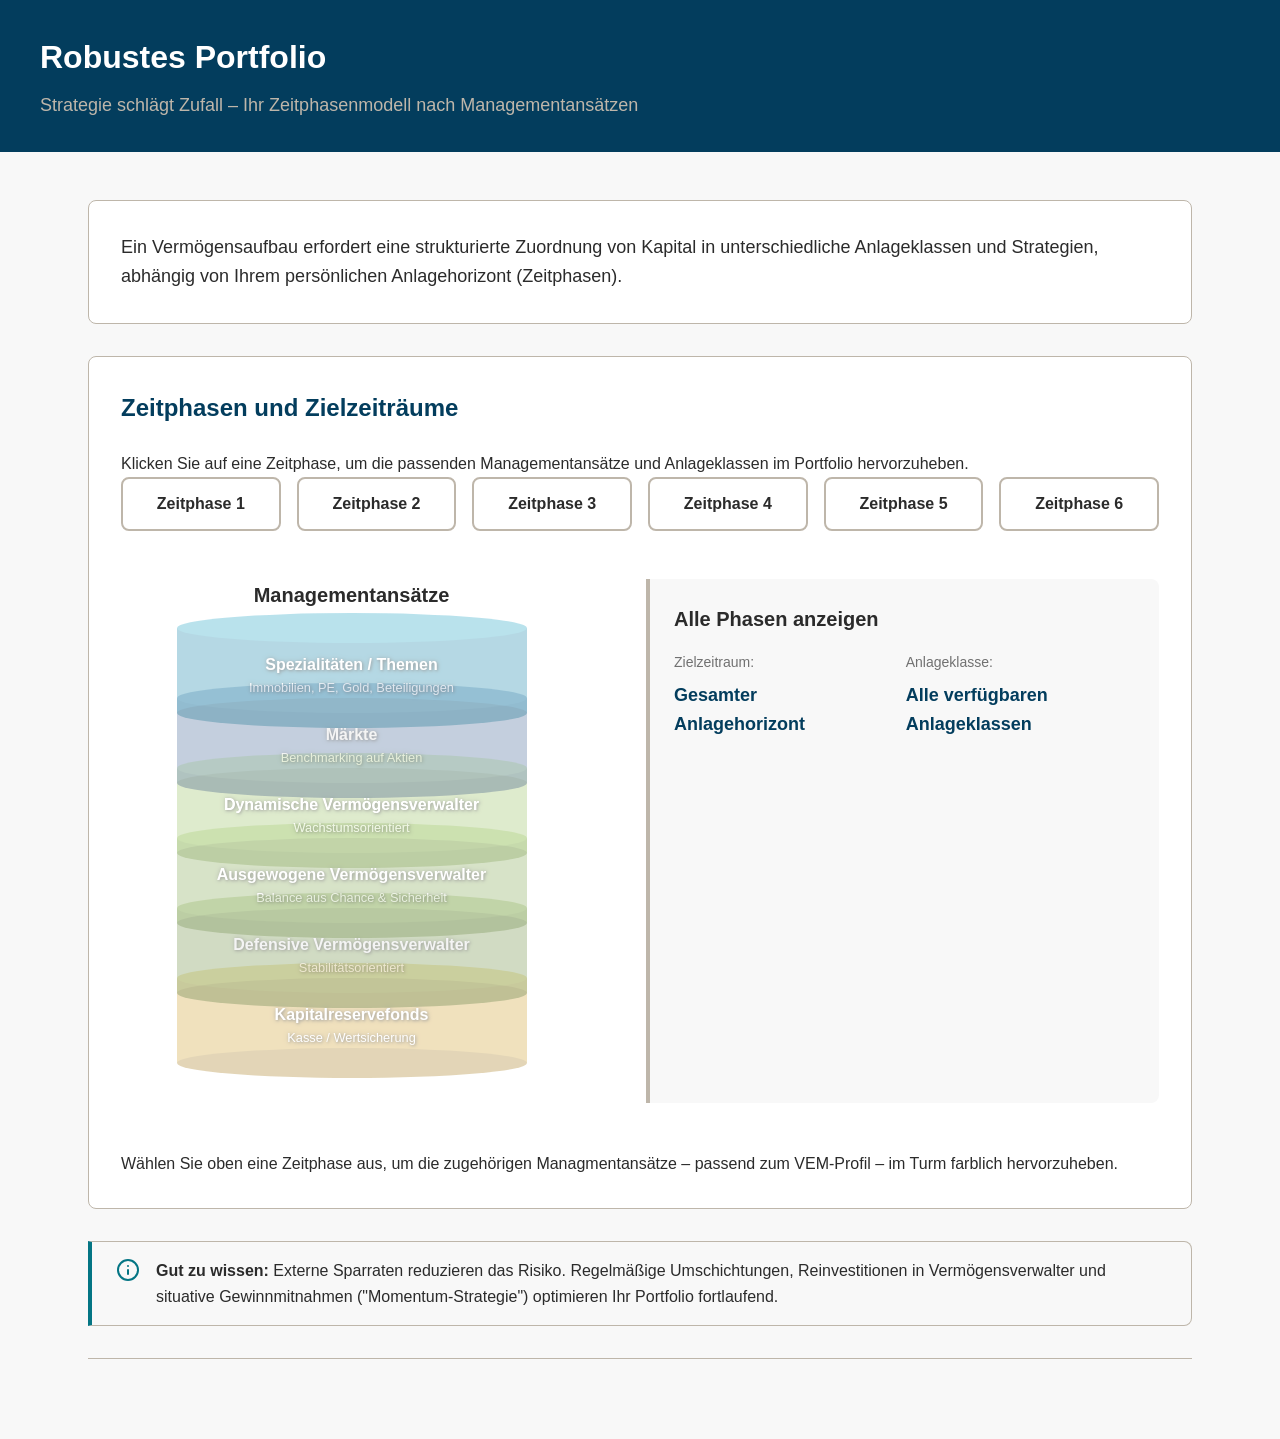
<file: index.html>
<!DOCTYPE html>
<html lang="de">

<head>
    <meta charset="UTF-8">
    <meta name="viewport" content="width=device-width, initial-scale=1.0">
    <title>Portfolio Zeitphasen V2</title>
    <link href="https://fonts.googleapis.com/css2?family=Roboto:wght@300;400;500;700&display=swap" rel="stylesheet">
    <link rel="stylesheet" href="styles.css">
</head>

<body>
    <header class="mlp-header">
        <div class="header-container">
            <h1>Robustes Portfolio</h1>
            <p class="subtitle">Strategie schlägt Zufall – Ihr Zeitphasenmodell nach Managementansätzen</p>
        </div>
    </header>

    <main class="content-container">

        <section class="intro-section">
            <p class="intro-text">
                Ein Vermögensaufbau erfordert eine strukturierte Zuordnung von Kapital in unterschiedliche Anlageklassen
                und Strategien,
                abhängig von Ihrem persönlichen Anlagehorizont (Zeitphasen).
            </p>
        </section>

        <!-- The Interactive Matrix -->
        <section class="portfolio-matrix">
            <div class="matrix-header">
                <h2>Zeitphasen und Zielzeiträume</h2>
                <p>Klicken Sie auf eine Zeitphase, um die passenden Managementansätze und Anlageklassen im Portfolio
                    hervorzuheben.</p>
            </div>

            <!-- Timeline Navigation -->
            <div class="timeline-nav" id="timeline-container">
                <!-- Javascript will populate timeline buttons -->
            </div>

            <!-- Interactive Row: Tower & Detail Card -->
            <div class="phase-interaction-area flex-columns">

                <div class="tower-wrapper">
                    <h3>Managementansätze</h3>
                    <!-- V2: The management approaches tower -->
                    <div class="management-tower" id="tower-container">
                        <!-- Layer DOM elements will be injected via JS -->
                    </div>
                </div>

                <!-- Detailed Phase Info -->
                <div class="phase-detail-card" id="phase-detail-card">
                    <div class="phase-header">
                        <h3 id="detail-phase-name">Alle Phasen anzeigen</h3>
                    </div>
                    <div class="phase-content">
                        <div class="detail-group">
                            <span class="detail-label">Zielzeitraum:</span>
                            <span class="detail-value" id="detail-duration">Gesamter Anlagehorizont</span>
                        </div>
                        <div class="detail-group">
                            <span class="detail-label">Anlageklasse:</span>
                            <span class="detail-value" id="detail-asset-class">Alle verfügbaren Anlageklassen</span>
                        </div>
                    </div>
                </div>
            </div>

            <!-- Optional additional info below the tower -->
            <div class="portfolio-blocks">
                <p class="hinweis-text">Wählen Sie oben eine Zeitphase aus, um die zugehörigen Managmentansätze –
                    passend zum VEM-Profil – im Turm farblich hervorzuheben.</p>
            </div>

        </section>

        <section class="strategy-banner info-banner">
            <div class="banner-icon">
                <svg xmlns="http://www.w3.org/2000/svg" width="24" height="24" viewBox="0 0 24 24" fill="none"
                    stroke="currentColor" stroke-width="2" stroke-linecap="round" stroke-linejoin="round">
                    <circle cx="12" cy="12" r="10"></circle>
                    <line x1="12" y1="16" x2="12" y2="12"></line>
                    <line x1="12" y1="8" x2="12.01" y2="8"></line>
                </svg>
            </div>
            <div class="banner-content">
                <strong>Gut zu wissen:</strong> Externe Sparraten reduzieren das Risiko. Regelmäßige Umschichtungen,
                Reinvestitionen in Vermögensverwalter und situative Gewinnmitnahmen ("Momentum-Strategie") optimieren
                Ihr Portfolio fortlaufend.
            </div>
        </section>

        <footer class="action-footer">
        </footer>
    </main>

    <!-- Modal for showing funds -->
    <div class="modal-overlay" id="funds-modal">
        <div class="modal-content">
            <div class="modal-header">
                <div class="header-left">
                    <h3 id="modal-title">Fonds</h3>
                    <select id="modal-filter" class="modal-filter" style="display:none;"></select>
                </div>
                <button class="close-modal">&times;</button>
            </div>
            <div class="modal-body">
                <ul class="funds-list" id="modal-funds-list">
                    <!-- Javascript will populate funds here -->
                </ul>
            </div>
        </div>
    </div>

    <script src="app.js"></script>
</body>

</html>
</file>
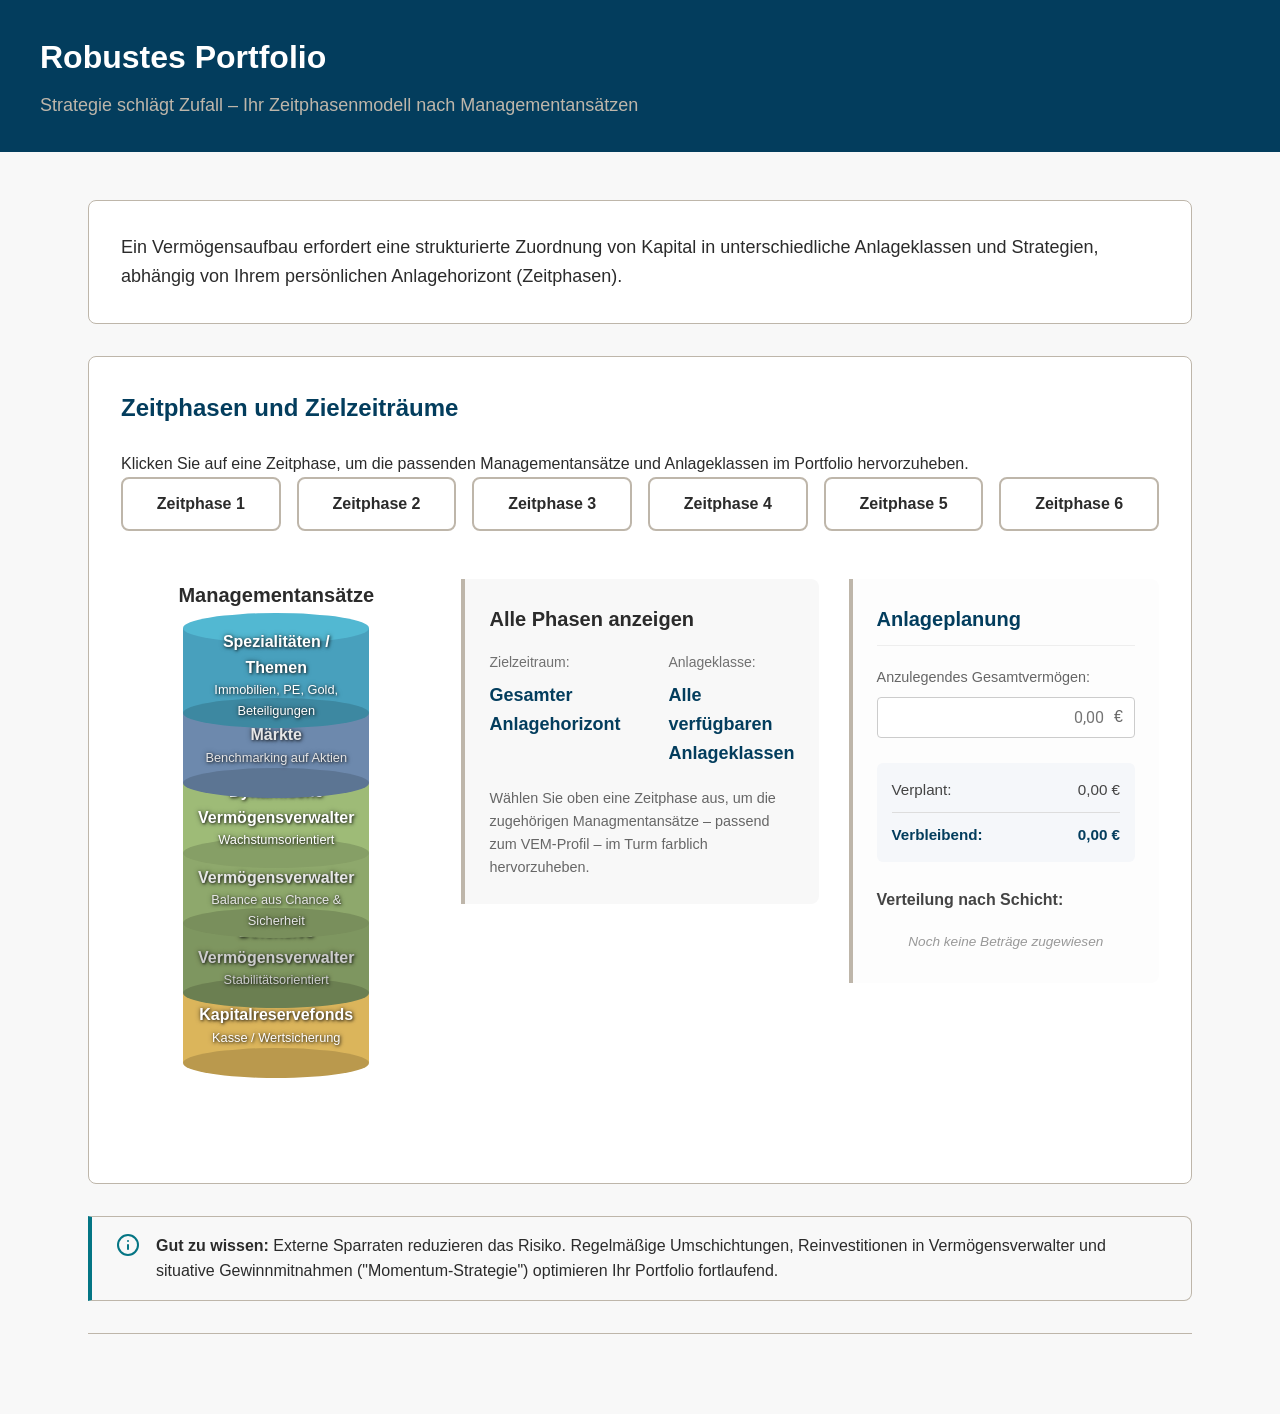
<file: index_v.html>
<!DOCTYPE html>
<html lang="de">

<head>
    <meta charset="UTF-8">
    <meta name="viewport" content="width=device-width, initial-scale=1.0">
    <title>Portfolio Zeitphasen V2</title>
    <link href="https://fonts.googleapis.com/css2?family=Roboto:wght@300;400;500;700&display=swap" rel="stylesheet">
    <link rel="stylesheet" href="styles_v3.css?v=3.1">
</head>

<body>
    <header class="mlp-header">
        <div class="header-container">
            <h1>Robustes Portfolio</h1>
            <p class="subtitle">Strategie schlägt Zufall – Ihr Zeitphasenmodell nach Managementansätzen</p>
        </div>
    </header>

    <main class="content-container">

        <section class="intro-section">
            <p class="intro-text">
                Ein Vermögensaufbau erfordert eine strukturierte Zuordnung von Kapital in unterschiedliche Anlageklassen
                und Strategien,
                abhängig von Ihrem persönlichen Anlagehorizont (Zeitphasen).
            </p>
        </section>

        <!-- The Interactive Matrix -->
        <section class="portfolio-matrix">
            <div class="matrix-header">
                <h2>Zeitphasen und Zielzeiträume</h2>
                <p>Klicken Sie auf eine Zeitphase, um die passenden Managementansätze und Anlageklassen im Portfolio
                    hervorzuheben.</p>
            </div>

            <!-- Timeline Navigation -->
            <div class="timeline-nav" id="timeline-container">
                <!-- Javascript will populate timeline buttons -->
            </div>

            <!-- Interactive Row: Tower & Detail Card & Finance Panel -->
            <div class="phase-interaction-area">

                <div class="tower-wrapper">
                    <h3>Managementansätze</h3>
                    <!-- V3: The management approaches tower -->
                    <div class="management-tower" id="tower-container">
                        <!-- Layer DOM elements will be injected via JS -->
                    </div>
                </div>

                <!-- Detailed Phase Info -->
                <div class="phase-detail-card" id="phase-detail-card">
                    <div class="phase-header">
                        <h3 id="detail-phase-name">Alle Phasen anzeigen</h3>
                    </div>
                    <div class="phase-content">
                        <div class="detail-group">
                            <span class="detail-label">Zielzeitraum:</span>
                            <span class="detail-value" id="detail-duration">Gesamter Anlagehorizont</span>
                        </div>
                        <div class="detail-group">
                            <span class="detail-label">Anlageklasse:</span>
                            <span class="detail-value" id="detail-asset-class">Alle verfügbaren Anlageklassen</span>
                        </div>
                    </div>

                    <p class="hinweis-text" style="font-size: 0.9rem; color: #666; margin-top: 20px;">
                        Wählen Sie oben eine Zeitphase aus, um die zugehörigen Managmentansätze –
                        passend zum VEM-Profil – im Turm farblich hervorzuheben.
                    </p>
                </div>

                <!-- Right: Financial Overview (New in V3) -->
                <div class="finance-overview-card phase-detail-card">
                    <h2>Anlageplanung</h2>

                    <div class="finance-input-group">
                        <label for="total-investment-input">Anzulegendes Gesamtvermögen:</label>
                        <div class="currency-input-wrapper">
                            <input type="text" id="total-investment-input" placeholder="0,00" inputmode="decimal">
                            <span class="currency-symbol">€</span>
                        </div>
                    </div>

                    <div class="finance-summary">
                        <div class="finance-row">
                            <span>Verplant:</span>
                            <span id="total-distributed-display" class="finance-value">0,00 €</span>
                        </div>
                        <div class="finance-row highlight-remaining">
                            <span>Verbleibend:</span>
                            <span id="total-remaining-display" class="finance-value">0,00 €</span>
                        </div>
                    </div>

                    <div class="finance-breakdown">
                        <h3>Verteilung nach Schicht:</h3>
                        <ul id="layer-breakdown-list">
                            <!-- Filled dynamically by JS -->
                            <li class="empty-breakdown">Noch keine Beträge zugewiesen</li>
                        </ul>
                    </div>
                </div>
            </div>

        </section>

        <section class="strategy-banner info-banner">
            <div class="banner-icon">
                <svg xmlns="http://www.w3.org/2000/svg" width="24" height="24" viewBox="0 0 24 24" fill="none"
                    stroke="currentColor" stroke-width="2" stroke-linecap="round" stroke-linejoin="round">
                    <circle cx="12" cy="12" r="10"></circle>
                    <line x1="12" y1="16" x2="12" y2="12"></line>
                    <line x1="12" y1="8" x2="12.01" y2="8"></line>
                </svg>
            </div>
            <div class="banner-content">
                <strong>Gut zu wissen:</strong> Externe Sparraten reduzieren das Risiko. Regelmäßige Umschichtungen,
                Reinvestitionen in Vermögensverwalter und situative Gewinnmitnahmen ("Momentum-Strategie") optimieren
                Ihr Portfolio fortlaufend.
            </div>
        </section>

        <footer class="action-footer">
        </footer>
    </main>

    <!-- Modal for showing funds -->
    <div class="modal-overlay" id="funds-modal">
        <div class="modal-content">
            <div class="modal-header">
                <div class="header-left">
                    <h3 id="modal-title">Fonds</h3>
                    <select id="modal-filter" class="modal-filter" style="display:none;"></select>
                </div>
                <button class="close-modal">&times;</button>
            </div>
            <div class="modal-body">
                <ul class="funds-list" id="modal-funds-list">
                    <!-- Javascript will populate funds here -->
                </ul>
            </div>
        </div>
    </div>

    <script src="app_v3.js"></script>
</body>

</html>
</file>
<file: styles.css>
/* 
   MLP Design Guide V3 Compliant CSS
   Primary Brand Colors:
   - MLP Blau Dark: #033D5D
   - Titanium: #BEB6AA
   - Türkis: #47A190
   - Text Dark: #2B2B2B
   - Backgrounds: #FFFFFF, #F8F8F8
   8px Grid System 
*/

:root {
    --color-mlp-blau: #033D5D;
    --color-titanium: #BEB6AA;
    --color-tuerkis: #47A190;
    --color-text-dark: #2B2B2B;
    --color-text-medium: #717171;
    --color-bg-white: #FFFFFF;
    --color-bg-gray: #F8F8F8;

    --color-info: #047584;
    --color-success: #13853E;
    --mlp-red: #E60000;

    --spacing-xs: 8px;
    --spacing-sm: 16px;
    --spacing-md: 24px;
    --spacing-lg: 32px;
    --spacing-xl: 48px;
    --spacing-xxl: 64px;

    --radius-sm: 4px;
    --radius-md: 8px;
    --radius-lg: 12px;
}

* {
    box-sizing: border-box;
    margin: 0;
    padding: 0;
}

body {
    /* Fallback to Arial as requested by guide, using existing Outfit for numbers if preferred, but Arial is safer */
    font-family: Arial, -apple-system, BlinkMacSystemFont, "Segoe UI", Roboto, Helvetica, sans-serif;
    color: var(--color-text-dark);
    background-color: var(--color-bg-gray);
    line-height: 1.6;
    font-size: 16px;
    /* Minimum 16px requirement */
}

h1,
h2,
h3,
h4,
h5,
h6 {
    color: var(--color-mlp-blau);
    font-weight: 700;
}

h1 {
    font-size: 32px;
    margin-bottom: var(--spacing-sm);
}

h2 {
    font-size: 24px;
    margin-bottom: var(--spacing-md);
}

h3 {
    font-size: 20px;
    color: var(--color-text-dark);
    /* Guide states H3 should be Text Dark */
    margin-bottom: var(--spacing-sm);
}

/* Layout Containers */
.mlp-header {
    background-color: var(--color-mlp-blau);
    color: var(--color-bg-white);
    padding: var(--spacing-lg) var(--spacing-md);
}

.mlp-header h1 {
    color: var(--color-bg-white);
    margin-bottom: var(--spacing-xs);
}

.mlp-header .subtitle {
    color: var(--color-titanium);
    font-size: 18px;
    margin: 0;
}

.header-container,
.content-container {
    max-width: 1200px;
    margin: 0 auto;
}

.content-container {
    padding: var(--spacing-md);
}

@media (min-width: 768px) {
    .content-container {
        padding: var(--spacing-xl);
    }
}

/* Sections */
section {
    background-color: var(--color-bg-white);
    border: 1px solid var(--color-titanium);
    border-radius: var(--radius-md);
    padding: var(--spacing-lg);
    margin-bottom: var(--spacing-lg);
}

.intro-text {
    font-size: 18px;
    color: var(--color-text-dark);
}

/* Timeline Navigation */
.timeline-nav {
    display: flex;
    flex-wrap: wrap;
    gap: var(--spacing-sm);
    margin-bottom: var(--spacing-lg);
}

.timeline-btn {
    flex: 1;
    min-width: 120px;
    background-color: var(--color-bg-white);
    border: 2px solid var(--color-titanium);
    color: var(--color-text-dark);
    padding: var(--spacing-sm);
    border-radius: var(--radius-md);
    font-size: 16px;
    font-weight: 600;
    cursor: pointer;
    text-align: center;
    transition: all 0.2s ease;
}

.timeline-btn:hover {
    background-color: var(--color-bg-gray);
    border-color: var(--color-mlp-blau);
}

.timeline-btn:focus-visible {
    outline: 2px solid var(--color-mlp-blau);
    outline-offset: 2px;
}

.timeline-btn.active {
    background-color: var(--color-mlp-blau);
    border-color: var(--color-mlp-blau);
    color: var(--color-bg-white);
}

/* =========================================================================
   INTERACTION AREA (Flex Columns)
   ========================================================================= */

.phase-interaction-area {
    display: flex;
    align-items: center;
    /* Center vertically relative to each other */
    justify-content: center;
    gap: 4rem;
    margin: 3rem 0;
    flex-wrap: wrap;
    /* responsive */
}

.flex-columns>div {
    flex: 1;
    min-width: 300px;
}

@media (min-width: 768px) {
    .phase-interaction-area {
        flex-direction: row;
        align-items: stretch;
    }
}

/* Vertical Timeline Stacked Bottom-Up */
.timeline-vertical {
    display: flex;
    flex-direction: column-reverse;
    gap: var(--spacing-xs);
    min-width: 200px;
}

.timeline-vertical .timeline-btn {
    flex: 1;
    min-height: 48px;
    display: flex;
    align-items: center;
    justify-content: center;
}

/* Details Card */
.phase-detail-card {
    flex: 1;
    background-color: var(--color-bg-gray);
    border-left: 4px solid var(--color-titanium);
    padding: var(--spacing-md);
    border-radius: 0 var(--radius-md) var(--radius-md) 0;
    transition: border-color 0.3s ease;
}

.phase-detail-card.active-state {
    border-left-color: var(--color-tuerkis);
}

.phase-content {
    display: flex;
    flex-direction: column;
    gap: var(--spacing-sm);
}

@media (min-width: 768px) {
    .phase-content {
        flex-direction: row;
        gap: var(--spacing-xl);
    }
}

.detail-group {
    display: flex;
    flex-direction: column;
}

.detail-label {
    font-size: 14px;
    color: var(--color-text-medium);
    margin-bottom: var(--spacing-xs);
}

.detail-value {
    font-weight: 700;
    font-size: 18px;
    color: var(--color-mlp-blau);
}

/* =========================================================================
   V2: MANAGEMENT TOWER (3D CYLINDER STACK)
   ========================================================================= */

.tower-wrapper {
    display: flex;
    flex-direction: column;
    align-items: center;
    justify-content: flex-end;
    /* Align to bottom */
    width: 60%;
    margin: 0 auto;
}

.tower-wrapper h3 {
    margin-bottom: 2rem;
    color: var(--mlp-darkblue);
}

.management-tower {
    display: flex;
    flex-direction: column;
    align-items: center;
    justify-content: flex-end;
    width: 100%;
    max-width: 350px;
    margin: 0 auto;
    position: relative;
    padding-bottom: 40px;
    /* Space for the bottom curve */
}

/* Base style for a single cylindrical layer */
.tower-layer {
    width: 100%;
    height: 85px;
    /* Height of the cylinder body */
    position: relative;
    display: flex;
    align-items: center;
    justify-content: center;
    text-align: center;
    color: white;
    font-weight: 500;
    cursor: pointer;
    transition: all 0.3s ease;
    margin-top: -15px;
    /* Overlap layers to hide the back edge of the bottom ellipse */

    /* Default desaturated/opacity state for non-highlighted */
    opacity: 0.4;
    filter: saturate(0.5);
}

/* Layer Structure:
   - The div itself acts as the "front body" of the cylinder.
   - ::before acts as the top ellipse (lid).
   - ::after acts as the bottom ellipse (base), mainly visible for the bottom-most layer.
*/

.tower-layer::before,
.tower-layer::after {
    content: '';
    position: absolute;
    left: 0;
    width: 100%;
    height: 30px;
    /* Determines the perspective of the cylinder */
    border-radius: 50%;
    z-index: -1;
}

.tower-layer::before {
    top: -15px;
    /* Half height to sit perfectly on top */
    background: inherit;
    filter: brightness(1.15);
    /* Top lid is slightly lighter */
    z-index: 1;
    /* Lid sits above the body text and above the next element's body */
}

.tower-layer::after {
    bottom: -15px;
    background: inherit;
    filter: brightness(0.85);
    /* Bottom edge is slightly darker */
    z-index: -2;
}

.layer-content {
    position: relative;
    z-index: 2;
    /* Keep text above the ::before lid */
    padding: 15px 10px 5px 10px;
    /* Push text down to avoid overlap from above layer */
}

.tower-layer .block-title {
    font-size: 1rem;
    font-weight: 700;
    text-shadow: 1px 1px 3px rgba(0, 0, 0, 0.7), 0 0 5px rgba(0, 0, 0, 0.5);
}

.tower-layer .block-subtitle {
    font-size: 0.8rem;
    font-weight: 500;
    opacity: 1;
    text-shadow: 1px 1px 3px rgba(0, 0, 0, 0.7), 0 0 5px rgba(0, 0, 0, 0.5);
}

/* Hover effects */
.tower-layer:hover {
    transform: translateX(5px);
    opacity: 0.8;
}

/* Highlighted state (in the phase) */
.tower-layer.highlighted {
    opacity: 1;
    filter: saturate(1);
}

/* Exact Match Highlight */
.tower-layer.exact-match {
    transform: scale(1.05) translateX(10px);
    z-index: 100 !important;
    box-shadow: -10px 10px 20px rgba(0, 0, 0, 0.2);
}

.exact-match-badge {
    position: absolute;
    right: -140px;
    top: 50%;
    transform: translateY(-50%);
    background: var(--badge-color, var(--color-mlp-blau));
    color: white;
    padding: 5px 12px;
    border-radius: 20px;
    font-size: 0.8rem;
    font-weight: bold;
    display: flex;
    align-items: center;
    gap: 6px;
    box-shadow: 0 4px 10px rgba(0, 0, 0, 0.2);
    z-index: 10;
}

.exact-match-badge svg {
    width: 14px;
    height: 14px;
}

/* Pointer arrow from badge */
.exact-match-badge::before {
    content: '';
    position: absolute;
    left: -6px;
    top: 50%;
    transform: translateY(-50%);
    border-top: 6px solid transparent;
    border-bottom: 6px solid transparent;
    border-right: 6px solid var(--badge-color, var(--color-mlp-blau));
}

/* =========================================================================
   COLOR ASSIGNMENTS (Based on PDF Reference)
   ========================================================================= */

/* Kapitalreserve: Yellow/Orange */
.tower-layer[data-block-id="block-kasse"] {
    background: #FFB300;
    /* Warm Yellow */
}

/* Defensive / Ausgewogen / Dynamisch: Greens */
.tower-layer[data-block-id="block-defensiv"],
.tower-layer[data-block-id="block-ausgewogen"],
.tower-layer[data-block-id="block-dynamisch"] {
    background: #8CC63F;
    /* Light Green */
}

/* Weites / Enges Benchmarking: Blues */
.tower-layer[data-block-id="block-maerkte"] {
    background: #5D9CEC;
    /* Soft Blue */
}

/* Spezialitäten: Cyan */
.tower-layer[data-block-id="block-spezial"] {
    background: #00B1EB;
    /* Cyan/Light Blue */
}

/* For continuous gradient-like effect, we tweak the borders or brightness slightly */
.tower-layer[data-block-id="block-defensiv"] {
    filter: saturate(0.5) brightness(0.9);
}

.tower-layer[data-block-id="block-ausgewogen"] {
    filter: saturate(0.5) brightness(1.0);
}

.tower-layer[data-block-id="block-dynamisch"] {
    filter: saturate(0.5) brightness(1.1);
}

.tower-layer.highlighted[data-block-id="block-defensiv"] {
    filter: saturate(1) brightness(0.9);
}

.tower-layer.highlighted[data-block-id="block-ausgewogen"] {
    filter: saturate(1) brightness(1.0);
}

.tower-layer.highlighted[data-block-id="block-dynamisch"] {
    filter: saturate(1) brightness(1.1);
}

.tower-layer[data-block-id="block-maerkte"] {
    filter: saturate(0.5) brightness(0.9);
}

.tower-layer.highlighted[data-block-id="block-maerkte"] {
    filter: saturate(1) brightness(0.9);
}

/* Banners & Alerts */
.info-banner {
    display: flex;
    background-color: var(--color-bg-gray);
    border-left: 4px solid var(--color-info);
    padding: var(--spacing-sm) var(--spacing-md);
    border-radius: 0 var(--radius-md) var(--radius-md) 0;
    margin-bottom: var(--spacing-lg);
    align-items: flex-start;
}

.banner-icon {
    color: var(--color-info);
    margin-right: var(--spacing-sm);
    flex-shrink: 0;
}

/* Buttons */
.btn {
    display: inline-block;
    padding: 12px 24px;
    font-size: 16px;
    font-weight: 600;
    text-align: center;
    border-radius: var(--radius-sm);
    cursor: pointer;
    transition: background-color 0.2s ease, transform 0.1s ease;
    border: none;
    text-decoration: none;
}

.btn:focus-visible {
    outline: 2px solid var(--color-mlp-blau);
    outline-offset: 2px;
}

.btn-primary {
    background-color: var(--color-mlp-blau);
    color: var(--color-bg-white);
    box-shadow: 0 1px 3px rgba(0, 0, 0, 0.12);
}

.btn-primary:hover {
    background-color: #022b42;
    /* ~15% darker */
    box-shadow: 0 2px 4px rgba(0, 0, 0, 0.24);
}

.btn-primary:active {
    background-color: #011a28;
    /* ~20% darker */
    transform: translateY(1px);
    box-shadow: 0 1px 2px rgba(0, 0, 0, 0.12);
}

.action-footer {
    display: flex;
    justify-content: center;
    border-top: 1px solid var(--color-titanium);
    padding-top: var(--spacing-lg);
    margin-top: var(--spacing-lg);
}

@media (min-width: 768px) {
    .action-footer {
        justify-content: flex-end;
    }
}

/* Modal Styles */
.modal-overlay {
    position: fixed;
    top: 0;
    left: 0;
    width: 100%;
    height: 100%;
    background-color: rgba(43, 43, 43, 0.6);
    /* Text Dark with opacity */
    display: flex;
    justify-content: center;
    align-items: center;
    z-index: 1000;
    opacity: 0;
    pointer-events: none;
    transition: opacity 0.3s ease;
}

.modal-overlay.open {
    opacity: 1;
    pointer-events: auto;
}

.modal-content {
    background-color: var(--color-bg-white);
    border-radius: var(--radius-md);
    width: 90%;
    max-width: 600px;
    max-height: 80vh;
    display: flex;
    flex-direction: column;
    box-shadow: 0 4px 6px rgba(0, 0, 0, 0.1);
    transform: translateY(20px);
    transition: transform 0.3s ease;
}

.modal-overlay.open .modal-content {
    transform: translateY(0);
}

.modal-header {
    display: flex;
    justify-content: space-between;
    align-items: center;
    padding: var(--spacing-md) var(--spacing-md);
    border-bottom: 1px solid var(--color-titanium);
    background-color: var(--color-mlp-blau);
    border-radius: var(--radius-md) var(--radius-md) 0 0;
}

.modal-header h3 {
    margin: 0;
    color: var(--color-bg-white);
    margin-bottom: var(--spacing-xs);
}

.header-left {
    display: flex;
    flex-direction: column;
}

.modal-filter {
    padding: 6px 12px;
    border-radius: var(--radius-sm);
    border: 1px solid var(--color-titanium);
    background-color: var(--color-bg-white);
    color: var(--color-text-dark);
    font-size: 14px;
    font-weight: 500;
    outline: none;
    cursor: pointer;
    min-width: 250px;
}

.close-modal {
    background: none;
    border: none;
    color: var(--color-titanium);
    font-size: 28px;
    cursor: pointer;
    line-height: 1;
    padding: 0 var(--spacing-xs);
    transition: color 0.2s ease;
    align-self: flex-start;
}

.close-modal:hover {
    color: var(--color-bg-white);
}

.modal-body {
    padding: var(--spacing-md);
    overflow-y: auto;
}

.funds-list {
    list-style: none;
    margin: 0;
    padding: 0;
}

.fund-list-item {
    display: flex;
    flex-direction: column;
    padding: var(--spacing-sm) 0;
    border-bottom: 1px solid var(--color-titanium);
}

.fund-list-item:last-child {
    border-bottom: none;
}

.fund-header {
    display: flex;
    justify-content: space-between;
    align-items: center;
    margin-bottom: 4px;
}

.fund-name {
    font-weight: 600;
    color: var(--color-text-dark);
}

.fund-badge {
    background-color: var(--color-bg-gray);
    color: var(--color-text-medium);
    font-size: 12px;
    padding: 2px 8px;
    border-radius: 12px;
    border: 1px solid var(--color-titanium);
}

.fund-info {
    font-size: 14px;
    color: var(--color-text-medium);
}

/* Enhancing cursor on management blocks to indicate clickability */
.management-block {
    cursor: pointer;
}

.management-block:hover {
    background-color: var(--color-bg-gray);
    border-color: var(--color-tuerkis);
}
</file>
<file: styles_v3.css>
/* 
   MLP Design Guide V3 Compliant CSS
   Primary Brand Colors:
   - MLP Blau Dark: #033D5D
   - Titanium: #BEB6AA
   - Türkis: #47A190
   - Text Dark: #2B2B2B
   - Backgrounds: #FFFFFF, #F8F8F8
   8px Grid System 
*/

:root {
    --color-mlp-blau: #033D5D;
    --color-titanium: #BEB6AA;
    --color-tuerkis: #47A190;
    --color-text-dark: #2B2B2B;
    --color-text-medium: #717171;
    --color-bg-white: #FFFFFF;
    --color-bg-gray: #F8F8F8;

    --color-info: #047584;
    --color-success: #13853E;
    --mlp-red: #E60000;

    --spacing-xs: 8px;
    --spacing-sm: 16px;
    --spacing-md: 24px;
    --spacing-lg: 32px;
    --spacing-xl: 48px;
    --spacing-xxl: 64px;

    --radius-sm: 4px;
    --radius-md: 8px;
    --radius-lg: 12px;
}

* {
    box-sizing: border-box;
    margin: 0;
    padding: 0;
}

body {
    /* Fallback to Arial as requested by guide, using existing Outfit for numbers if preferred, but Arial is safer */
    font-family: Arial, -apple-system, BlinkMacSystemFont, "Segoe UI", Roboto, Helvetica, sans-serif;
    color: var(--color-text-dark);
    background-color: var(--color-bg-gray);
    line-height: 1.6;
    font-size: 16px;
    /* Minimum 16px requirement */
}

h1,
h2,
h3,
h4,
h5,
h6 {
    color: var(--color-mlp-blau);
    font-weight: 700;
}

h1 {
    font-size: 32px;
    margin-bottom: var(--spacing-sm);
}

h2 {
    font-size: 24px;
    margin-bottom: var(--spacing-md);
}

h3 {
    font-size: 20px;
    color: var(--color-text-dark);
    /* Guide states H3 should be Text Dark */
    margin-bottom: var(--spacing-sm);
}

/* Layout Containers */
.mlp-header {
    background-color: var(--color-mlp-blau);
    color: var(--color-bg-white);
    padding: var(--spacing-lg) var(--spacing-md);
}

.mlp-header h1 {
    color: var(--color-bg-white);
    margin-bottom: var(--spacing-xs);
}

.mlp-header .subtitle {
    color: var(--color-titanium);
    font-size: 18px;
    margin: 0;
}

.header-container,
.content-container {
    max-width: 1200px;
    margin: 0 auto;
}

.content-container {
    padding: var(--spacing-md);
}

@media (min-width: 768px) {
    .content-container {
        padding: var(--spacing-xl);
    }
}

/* Sections */
section {
    background-color: var(--color-bg-white);
    border: 1px solid var(--color-titanium);
    border-radius: var(--radius-md);
    padding: var(--spacing-lg);
    margin-bottom: var(--spacing-lg);
}

.intro-text {
    font-size: 18px;
    color: var(--color-text-dark);
}

/* Timeline Navigation */
.timeline-nav {
    display: flex;
    flex-wrap: wrap;
    gap: var(--spacing-sm);
    margin-bottom: var(--spacing-lg);
}

.timeline-btn {
    flex: 1;
    min-width: 120px;
    background-color: var(--color-bg-white);
    border: 2px solid var(--color-titanium);
    color: var(--color-text-dark);
    padding: var(--spacing-sm);
    border-radius: var(--radius-md);
    font-size: 16px;
    font-weight: 600;
    cursor: pointer;
    text-align: center;
    transition: all 0.2s ease;
}

.timeline-btn:hover {
    background-color: var(--color-bg-gray);
    border-color: var(--color-mlp-blau);
}

.timeline-btn:focus-visible {
    outline: 2px solid var(--color-mlp-blau);
    outline-offset: 2px;
}

.timeline-btn.active {
    background-color: var(--color-mlp-blau);
    border-color: var(--color-mlp-blau);
    color: var(--color-bg-white);
}

/* =========================================================================
   INTERACTION AREA (Flex Columns)
   ========================================================================= */

.phase-interaction-area {
    display: grid;
    grid-template-columns: 1fr 1fr 1fr;
    gap: 30px;
    align-items: start;
    margin: 3rem 0;
}

@media (max-width: 1024px) {
    .phase-interaction-area {
        grid-template-columns: 1fr;
    }
}

/* Vertical Timeline Stacked Bottom-Up */
.timeline-vertical {
    display: flex;
    flex-direction: column-reverse;
    gap: var(--spacing-xs);
    min-width: 200px;
}

.timeline-vertical .timeline-btn {
    flex: 1;
    min-height: 48px;
    display: flex;
    align-items: center;
    justify-content: center;
}

/* Details Card */
.phase-detail-card {
    flex: 1;
    background-color: var(--color-bg-gray);
    border-left: 4px solid var(--color-titanium);
    padding: var(--spacing-md);
    border-radius: 0 var(--radius-md) var(--radius-md) 0;
    transition: border-color 0.3s ease;
}

.phase-detail-card.active-state {
    border-left-color: var(--color-tuerkis);
}

.phase-content {
    display: flex;
    flex-direction: column;
    gap: var(--spacing-sm);
}

@media (min-width: 768px) {
    .phase-content {
        flex-direction: row;
        gap: var(--spacing-xl);
    }
}

.detail-group {
    display: flex;
    flex-direction: column;
}

.detail-label {
    font-size: 14px;
    color: var(--color-text-medium);
    margin-bottom: var(--spacing-xs);
}

.detail-value {
    font-weight: 700;
    font-size: 18px;
    color: var(--color-mlp-blau);
}

/* =========================================================================
   V2: MANAGEMENT TOWER (3D CYLINDER STACK)
   ========================================================================= */

.tower-wrapper {
    display: flex;
    flex-direction: column;
    align-items: center;
    justify-content: flex-end;
    /* Align to bottom */
    width: 60%;
    margin: 0 auto;
}

.tower-wrapper h3 {
    margin-bottom: 2rem;
    color: var(--mlp-darkblue);
}

.management-tower {
    display: flex;
    flex-direction: column;
    align-items: center;
    justify-content: flex-end;
    width: 100%;
    max-width: 350px;
    margin: 0 auto;
    position: relative;
    padding-bottom: 40px;
    /* Space for the bottom curve */
}

/* Base style for a single cylindrical layer */
.tower-layer {
    width: 100%;
    height: 85px;
    /* Height of the cylinder body */
    position: relative;
    display: flex;
    align-items: center;
    justify-content: center;
    text-align: center;
    color: white;
    font-weight: 500;
    cursor: pointer;
    transition: all 0.3s ease;
    margin-top: -15px;
    /* Overlap layers to hide the back edge of the bottom ellipse */

    /* Default desaturated state for non-highlighted */
    filter: saturate(0.5);
}

/* Layer Structure:
   - The div itself acts as the "front body" of the cylinder.
   - ::before acts as the top ellipse (lid).
   - ::after acts as the bottom ellipse (base), mainly visible for the bottom-most layer.
*/

.tower-layer::before,
.tower-layer::after {
    content: '';
    position: absolute;
    left: 0;
    width: 100%;
    height: 30px;
    /* Determines the perspective of the cylinder */
    border-radius: 50%;
    z-index: -1;
}

.tower-layer::before {
    top: -15px;
    /* Half height to sit perfectly on top */
    background: inherit;
    filter: brightness(1.15);
    /* Top lid is slightly lighter */
    z-index: 1;
    /* Lid sits above the body text and above the next element's body */
}

.tower-layer::after {
    bottom: -15px;
    background: inherit;
    filter: brightness(0.85);
    /* Bottom edge is slightly darker */
    z-index: -2;
}

.layer-content {
    position: relative;
    z-index: 2;
    /* Keep text above the ::before lid */
    padding: 15px 10px 5px 10px;
    /* Push text down to avoid overlap from above layer */
    opacity: 1 !important;
    /* Always fully visible text */
}

.tower-layer .block-title {
    font-size: 1rem;
    font-weight: 700;
    text-shadow: 1px 1px 3px rgba(0, 0, 0, 0.7), 0 0 5px rgba(0, 0, 0, 0.5);
}

.tower-layer .block-subtitle {
    font-size: 0.8rem;
    font-weight: 500;
    opacity: 1;
    text-shadow: 1px 1px 3px rgba(0, 0, 0, 0.7), 0 0 5px rgba(0, 0, 0, 0.5);
}

/* Hover effects */
.tower-layer:hover {
    transform: translateX(5px);
    filter: saturate(0.8) brightness(1.1);
}

/* Highlighted state (in the phase) */
.tower-layer.highlighted {
    filter: saturate(1) brightness(1);
}

/* Exact Match Highlight */
.tower-layer.exact-match {
    transform: scale(1.05) translateX(10px);
    z-index: 100 !important;
    box-shadow: -10px 10px 20px rgba(0, 0, 0, 0.2);
}

.exact-match-badge {
    position: absolute;
    right: -140px;
    top: 50%;
    transform: translateY(-50%);
    background: var(--badge-color, var(--color-mlp-blau));
    color: white;
    padding: 5px 12px;
    border-radius: 20px;
    font-size: 0.8rem;
    font-weight: bold;
    display: flex;
    align-items: center;
    gap: 6px;
    box-shadow: 0 4px 10px rgba(0, 0, 0, 0.2);
    z-index: 10;
}

.exact-match-badge svg {
    width: 14px;
    height: 14px;
}

/* Pointer arrow from badge */
.exact-match-badge::before {
    content: '';
    position: absolute;
    left: -6px;
    top: 50%;
    transform: translateY(-50%);
    border-top: 6px solid transparent;
    border-bottom: 6px solid transparent;
    border-right: 6px solid var(--badge-color, var(--color-mlp-blau));
}

/* Layer Assigned Amount (Left Side) */
.layer-assigned-amount {
    position: absolute;
    left: -140px;
    top: 50%;
    transform: translateY(-50%);
    background: rgba(255, 255, 255, 0.9);
    color: var(--color-mlp-blau);
    padding: 4px 10px;
    border-radius: 4px;
    font-size: 0.85rem;
    font-weight: bold;
    border: 1px solid var(--color-titanium);
    box-shadow: 0 2px 5px rgba(0, 0, 0, 0.1);
    white-space: nowrap;
    opacity: 0;
    transition: opacity 0.3s ease;
    z-index: 10;
}

.layer-assigned-amount.visible {
    opacity: 1;
}

/* =========================================================================
   COLOR ASSIGNMENTS (Based on PDF Reference)
   ========================================================================= */

/* Kapitalreserve: Yellow/Orange */
.tower-layer[data-block-id="block-kasse"] {
    background: #FFB300;
    /* Warm Yellow */
}

/* Defensive / Ausgewogen / Dynamisch: Greens */
.tower-layer[data-block-id="block-defensiv"],
.tower-layer[data-block-id="block-ausgewogen"],
.tower-layer[data-block-id="block-dynamisch"] {
    background: #8CC63F;
    /* Light Green */
}

/* Weites / Enges Benchmarking: Blues */
.tower-layer[data-block-id="block-maerkte"] {
    background: #5D9CEC;
    /* Soft Blue */
}

/* Spezialitäten: Cyan */
.tower-layer[data-block-id="block-spezial"] {
    background: #00B1EB;
    /* Cyan/Light Blue */
}

/* For continuous gradient-like effect, we tweak the borders or brightness slightly */
.tower-layer[data-block-id="block-defensiv"] {
    filter: saturate(0.5) brightness(0.8);
}

.tower-layer[data-block-id="block-ausgewogen"] {
    filter: saturate(0.5) brightness(0.9);
}

.tower-layer[data-block-id="block-dynamisch"] {
    filter: saturate(0.5) brightness(1.0);
}

.tower-layer.highlighted[data-block-id="block-defensiv"] {
    filter: saturate(1) brightness(0.9);
}

.tower-layer.highlighted[data-block-id="block-ausgewogen"] {
    filter: saturate(1) brightness(1.0);
}

.tower-layer.highlighted[data-block-id="block-dynamisch"] {
    filter: saturate(1) brightness(1.1);
}

.tower-layer[data-block-id="block-maerkte"] {
    filter: saturate(0.5) brightness(0.9);
}

.tower-layer.highlighted[data-block-id="block-maerkte"] {
    filter: saturate(1) brightness(0.9);
}

/* Banners & Alerts */
.info-banner {
    display: flex;
    background-color: var(--color-bg-gray);
    border-left: 4px solid var(--color-info);
    padding: var(--spacing-sm) var(--spacing-md);
    border-radius: 0 var(--radius-md) var(--radius-md) 0;
    margin-bottom: var(--spacing-lg);
    align-items: flex-start;
}

.banner-icon {
    color: var(--color-info);
    margin-right: var(--spacing-sm);
    flex-shrink: 0;
}

/* Buttons */
.btn {
    display: inline-block;
    padding: 12px 24px;
    font-size: 16px;
    font-weight: 600;
    text-align: center;
    border-radius: var(--radius-sm);
    cursor: pointer;
    transition: background-color 0.2s ease, transform 0.1s ease;
    border: none;
    text-decoration: none;
}

.btn:focus-visible {
    outline: 2px solid var(--color-mlp-blau);
    outline-offset: 2px;
}

.btn-primary {
    background-color: var(--color-mlp-blau);
    color: var(--color-bg-white);
    box-shadow: 0 1px 3px rgba(0, 0, 0, 0.12);
}

.btn-primary:hover {
    background-color: #022b42;
    /* ~15% darker */
    box-shadow: 0 2px 4px rgba(0, 0, 0, 0.24);
}

.btn-primary:active {
    background-color: #011a28;
    /* ~20% darker */
    transform: translateY(1px);
    box-shadow: 0 1px 2px rgba(0, 0, 0, 0.12);
}

.action-footer {
    display: flex;
    justify-content: center;
    border-top: 1px solid var(--color-titanium);
    padding-top: var(--spacing-lg);
    margin-top: var(--spacing-lg);
}

@media (min-width: 768px) {
    .action-footer {
        justify-content: flex-end;
    }
}

/* Modal Styles */
.modal-overlay {
    position: fixed;
    top: 0;
    left: 0;
    width: 100%;
    height: 100%;
    background-color: rgba(43, 43, 43, 0.6);
    /* Text Dark with opacity */
    display: flex;
    justify-content: center;
    align-items: center;
    z-index: 1000;
    opacity: 0;
    pointer-events: none;
    transition: opacity 0.3s ease;
}

.modal-overlay.open {
    opacity: 1;
    pointer-events: auto;
}

.modal-content {
    background-color: var(--color-bg-white);
    border-radius: var(--radius-md);
    width: 90%;
    max-width: 600px;
    max-height: 80vh;
    display: flex;
    flex-direction: column;
    box-shadow: 0 4px 6px rgba(0, 0, 0, 0.1);
    transform: translateY(20px);
    transition: transform 0.3s ease;
}

/* =========================================================================
   V3: Finance Overview & Inputs
   ========================================================================= */

.finance-overview-card {
    background: #fdfdfd;
}

.finance-overview-card h2 {
    font-size: 1.25rem;
    margin-bottom: 20px;
    color: var(--color-mlp-blau);
    border-bottom: 1px solid #eee;
    padding-bottom: 10px;
}

.finance-input-group {
    margin-bottom: 25px;
}

.finance-input-group label {
    display: block;
    font-size: 0.9rem;
    color: #666;
    margin-bottom: 8px;
    font-weight: 500;
}

.currency-input-wrapper {
    position: relative;
    display: flex;
    align-items: center;
}

.currency-input-wrapper input {
    width: 100%;
    padding: 10px 30px 10px 12px;
    border: 1px solid #ccc;
    border-radius: 4px;
    font-size: 1rem;
    font-family: 'Roboto', sans-serif;
    outline: none;
    transition: border-color 0.2s;
    text-align: right;
}

.currency-input-wrapper input:focus {
    border-color: var(--color-mlp-blau);
    box-shadow: 0 0 0 2px rgba(0, 51, 102, 0.1);
}

.currency-symbol {
    position: absolute;
    right: 12px;
    color: #666;
    font-weight: 500;
}

.finance-summary {
    background: #f5f7fa;
    padding: 15px;
    border-radius: 6px;
    margin-bottom: 25px;
}

.finance-row {
    display: flex;
    justify-content: space-between;
    margin-bottom: 10px;
    font-size: 0.95rem;
    color: #444;
}

.finance-row:last-child {
    margin-bottom: 0;
}

.finance-row.highlight-remaining {
    font-weight: bold;
    border-top: 1px solid #ddd;
    padding-top: 10px;
    margin-top: 10px;
    color: var(--color-mlp-blau);
}

.finance-row.negative-balance .finance-value {
    color: var(--mlp-red);
}

.finance-breakdown h3 {
    font-size: 1rem;
    color: #444;
    margin-bottom: 12px;
}

#layer-breakdown-list {
    list-style: none;
    padding: 0;
    margin: 0;
    font-size: 0.85rem;
}

#layer-breakdown-list li {
    display: flex;
    justify-content: space-between;
    padding: 6px 0;
    border-bottom: 1px dashed #eee;
    color: #555;
    align-items: center;
}

#layer-breakdown-list li:last-child {
    border-bottom: none;
}

.breakdown-layer-name {
    display: flex;
    align-items: center;
    gap: 8px;
}

.layer-color-dot {
    width: 10px;
    height: 10px;
    border-radius: 50%;
    display: inline-block;
}

.empty-breakdown {
    font-style: italic;
    color: #999 !important;
    justify-content: center !important;
}

/* Modal Inputs */
.modal-list-header {
    display: flex;
    justify-content: space-between;
    padding: 0 16px 10px 16px;
    border-bottom: 1px solid #eee;
    font-size: 0.85rem;
    color: #666;
    font-weight: 500;
    margin-bottom: 5px;
}

.fund-list-item {
    display: flex;
    justify-content: space-between;
    align-items: center;
    padding: 12px 16px;
    border-bottom: 1px solid #f0f0f0;
    gap: 15px;
}

.fund-info-wrapper {
    flex: 1;
}

.fund-input-wrapper {
    width: 140px;
    flex-shrink: 0;
}

.fund-input-wrapper .currency-input-wrapper input {
    padding: 8px 25px 8px 10px;
    font-size: 0.95rem;
    text-align: right;
}

.fund-input-wrapper .currency-symbol {
    right: 10px;
}

.modal-overlay.open .modal-content {
    transform: translateY(0);
}

.modal-header {
    display: flex;
    justify-content: space-between;
    align-items: center;
    padding: var(--spacing-md) var(--spacing-md);
    border-bottom: 1px solid var(--color-titanium);
    background-color: var(--color-mlp-blau);
    border-radius: var(--radius-md) var(--radius-md) 0 0;
}

.modal-header h3 {
    margin: 0;
    color: var(--color-bg-white);
    margin-bottom: var(--spacing-xs);
}

.header-left {
    display: flex;
    flex-direction: column;
}

.modal-filter {
    padding: 6px 12px;
    border-radius: var(--radius-sm);
    border: 1px solid var(--color-titanium);
    background-color: var(--color-bg-white);
    color: var(--color-text-dark);
    font-size: 14px;
    font-weight: 500;
    outline: none;
    cursor: pointer;
    min-width: 250px;
}

.close-modal {
    background: none;
    border: none;
    color: var(--color-titanium);
    font-size: 28px;
    cursor: pointer;
    line-height: 1;
    padding: 0 var(--spacing-xs);
    transition: color 0.2s ease;
    align-self: flex-start;
}

.close-modal:hover {
    color: var(--color-bg-white);
}

.modal-body {
    padding: var(--spacing-md);
    overflow-y: auto;
}

.funds-list {
    list-style: none;
    margin: 0;
    padding: 0;
}

.fund-list-item {
    display: flex;
    flex-direction: column;
    padding: var(--spacing-sm) 0;
    border-bottom: 1px solid var(--color-titanium);
}

.fund-list-item:last-child {
    border-bottom: none;
}

.fund-header {
    display: flex;
    justify-content: space-between;
    align-items: center;
    margin-bottom: 4px;
}

.fund-name {
    font-weight: 600;
    color: var(--color-text-dark);
}

.fund-badge {
    background-color: var(--color-bg-gray);
    color: var(--color-text-medium);
    font-size: 12px;
    padding: 2px 8px;
    border-radius: 12px;
    border: 1px solid var(--color-titanium);
}

.fund-info {
    font-size: 14px;
    color: var(--color-text-medium);
}

/* Enhancing cursor on management blocks to indicate clickability */
.management-block {
    cursor: pointer;
}

.management-block:hover {
    background-color: var(--color-bg-gray);
    border-color: var(--color-tuerkis);
}
</file>
